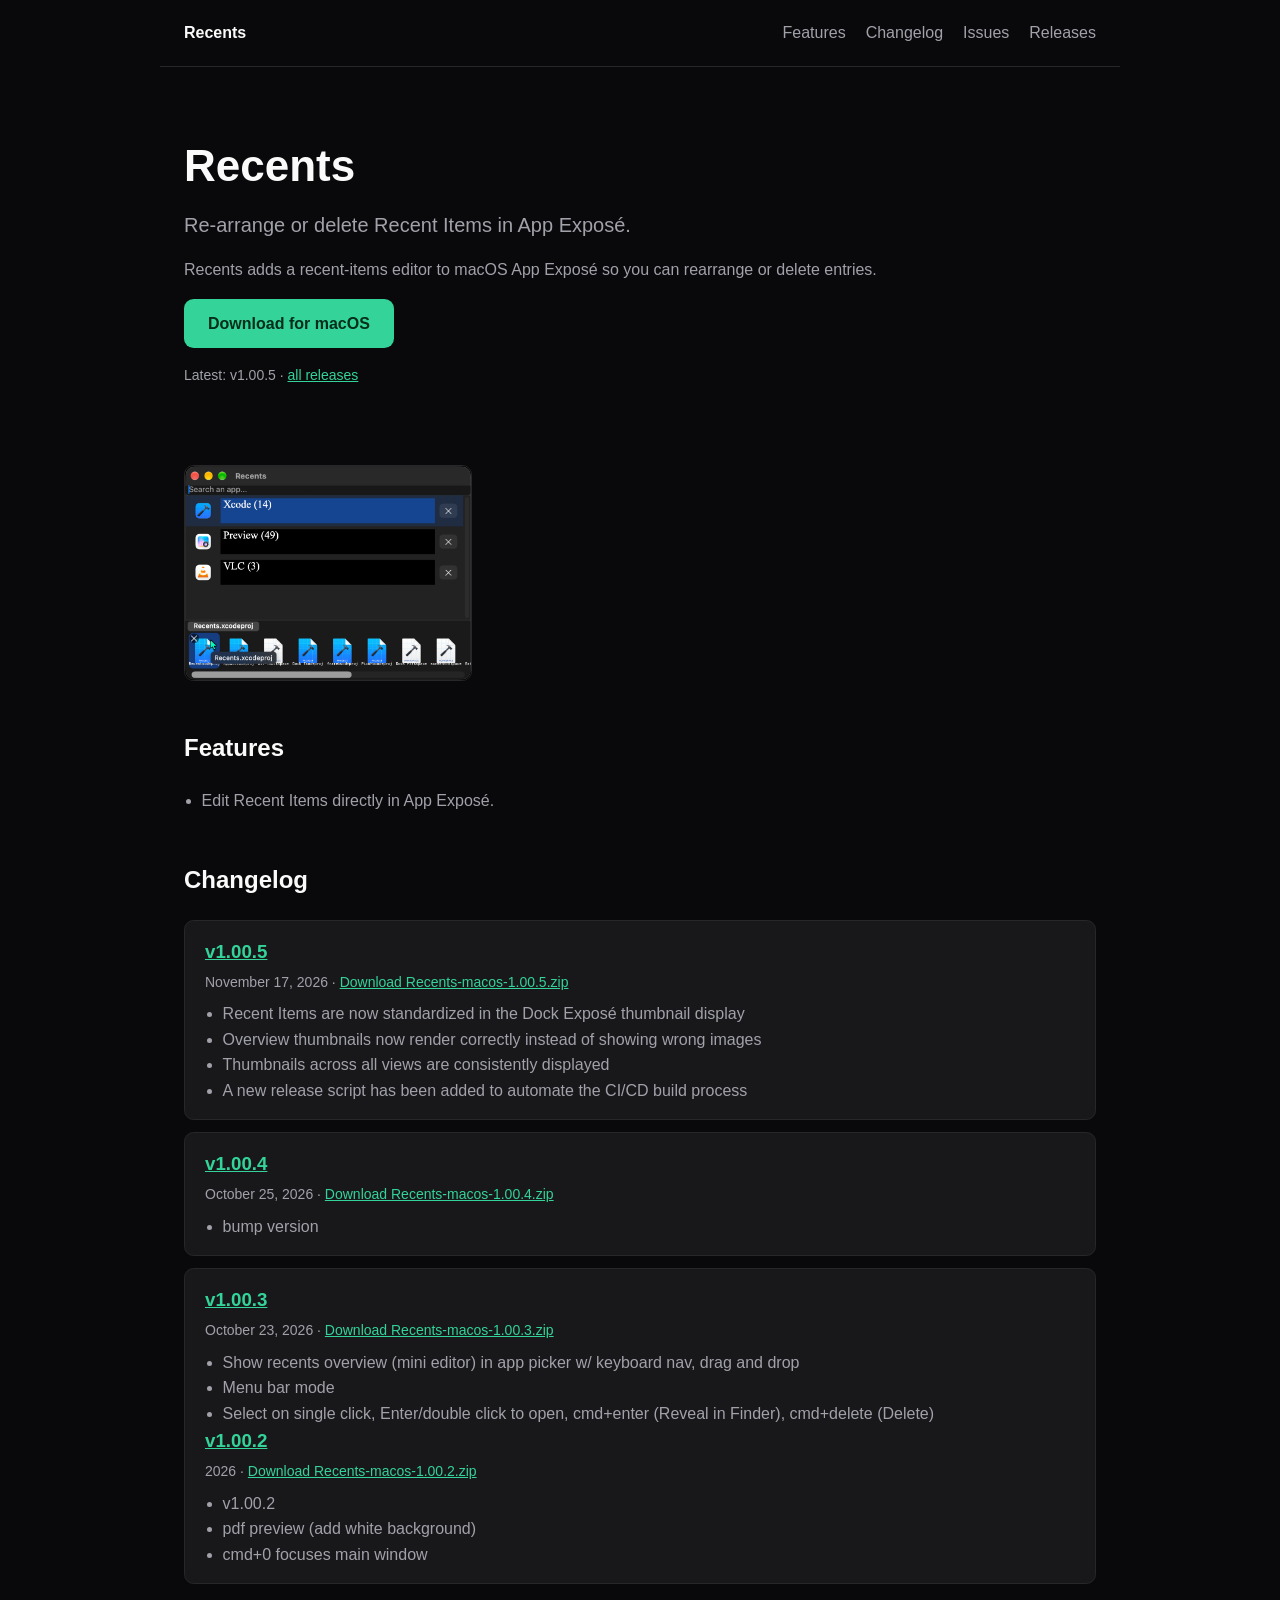
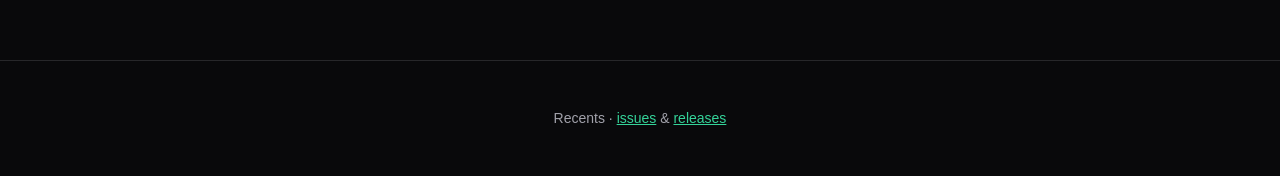
<file: index.html>
<!doctype html>
<html lang="en">
	<head>
		<meta charset="utf-8" />
		<meta name="viewport" content="width=device-width, initial-scale=1" />
		<title>
			Recents — Re-arrange or delete Recent Items in App Exposé.
		</title>
		<meta
			name="description"
			content="Recents adds a recent-items editor to macOS App Exposé so you can rearrange or delete entries."
		/>
		<link rel="icon" href="favicon.ico" />
		<link rel="stylesheet" href="style.css" />
	</head>
	<body>
		<header class="nav">
			<a class="brand" href="/">Recents</a>
			<nav>
				<a href="#features">Features</a>
				<a href="#changelog">Changelog</a>
				<a
					href="https://github.com/steventheworker/Recents-macos-home/issues"
					>Issues</a
				>
				<a
					href="https://github.com/steventheworker/Recents-macos-home/releases"
					>Releases</a
				>
			</nav>
		</header>

		<main>
			<section class="hero">
				<h1>Recents</h1>
				<p class="tagline">
					Re-arrange or delete Recent Items in App Exposé.
				</p>
				<p class="description">
					Recents adds a recent-items editor to macOS App Exposé so
					you can rearrange or delete entries.
				</p>
				<p>
					<a
						class="button"
						href="https://github.com/steventheworker/Recents-macos-home/releases/latest"
						>Download for macOS</a
					>
				</p>
				<p class="version">
					Latest: v1.00.5 ·
					<a
						href="https://github.com/steventheworker/Recents-macos-home/releases"
						>all releases</a
					>
				</p>
			</section>

			<section class="screenshots">
				<img
					src="screenshots/screenshot.png"
					alt="Recents screenshot"
					loading="lazy"
				/>
			</section>

			<section id="features">
				<h2>Features</h2>
				<ul class="features">
					<li>Edit Recent Items directly in App Exposé.</li>
				</ul>
			</section>

			<section id="changelog">
				<h2>Changelog</h2>
				<div class="releases">
					<!-- release-list -->
      <section class="release" data-version="1.00.5">
        <h3><a href="https://recents.netlify.app/changelog-sparkle/releases/v1.00.5/">v1.00.5</a></h3>
        <p class="release-date">November 17, 2026 · <a href="https://github.com/steventheworker/Recents-macos-home/releases/download/v1.00.5/Recents-macos-1.00.5.zip">Download Recents-macos-1.00.5.zip</a></p>
        <ul>
          <li>Recent Items are now standardized in the Dock Exposé thumbnail display</li>
          <li>Overview thumbnails now render correctly instead of showing wrong images</li>
          <li>Thumbnails across all views are consistently displayed</li>
          <li>A new release script has been added to automate the CI/CD build process</li>
        </ul>
      </section>
      <section class="release" data-version="1.00.4">
        <h3><a href="https://recents.netlify.app/changelog-sparkle/releases/v1.00.4/">v1.00.4</a></h3>
        <p class="release-date">October 25, 2026 · <a href="https://github.com/steventheworker/Recents-macos-home/releases/download/v1.00.4/Recents-macos-1.00.4.zip">Download Recents-macos-1.00.4.zip</a></p>
        <ul>
          <li>bump version</li>
        </ul>
      </section>
					<section class="release" data-version="1.00.3">
						<h3>
							<a
								href="https://recents.netlify.app/changelog-sparkle/releases/v1.00.3/"
								>v1.00.3</a
							>
						</h3>
						<p class="release-date">
							October 23, 2026 ·
							<a
								href="https://github.com/steventheworker/Recents-macos-home/releases/download/v1.00.3/Recents-macos-1.00.3.zip"
								>Download Recents-macos-1.00.3.zip</a
							>
						</p>
						<ul>
							<li>
								Show recents overview (mini editor) in app
								picker w/ keyboard nav, drag and drop
							</li>
							<li>Menu bar mode</li>
							<li>
								Select on single click, Enter/double click to
								open, cmd+enter (Reveal in Finder), cmd+delete
								(Delete)
							</li>
						</ul>
						<h3>
							<a
								href="https://recents.netlify.app/changelog-sparkle/releases/v1.00.2/"
								>v1.00.2</a
							>
						</h3>
						<p class="release-date">
							2026 ·
							<a
								href="https://github.com/steventheworker/Recents-macos-home/releases/download/v1.00.2/Recents-macos-1.00.2.zip"
								>Download Recents-macos-1.00.2.zip</a
							>
						</p>
						<ul>
							<li>v1.00.2</li>
							<li>pdf preview (add white background)</li>
							<li>cmd+0 focuses main window</li>
						</ul>
					</section>
				</div>
			</section>
		</main>

		<footer>
			<p>
				Recents ·
				<a
					href="https://github.com/steventheworker/Recents-macos-home/issues"
					>issues</a
				>
				&amp;
				<a
					href="https://github.com/steventheworker/Recents-macos-home/releases"
					>releases</a
				>
			</p>
		</footer>

		<script src="main.js"></script>
	</body>
</html>
</file>
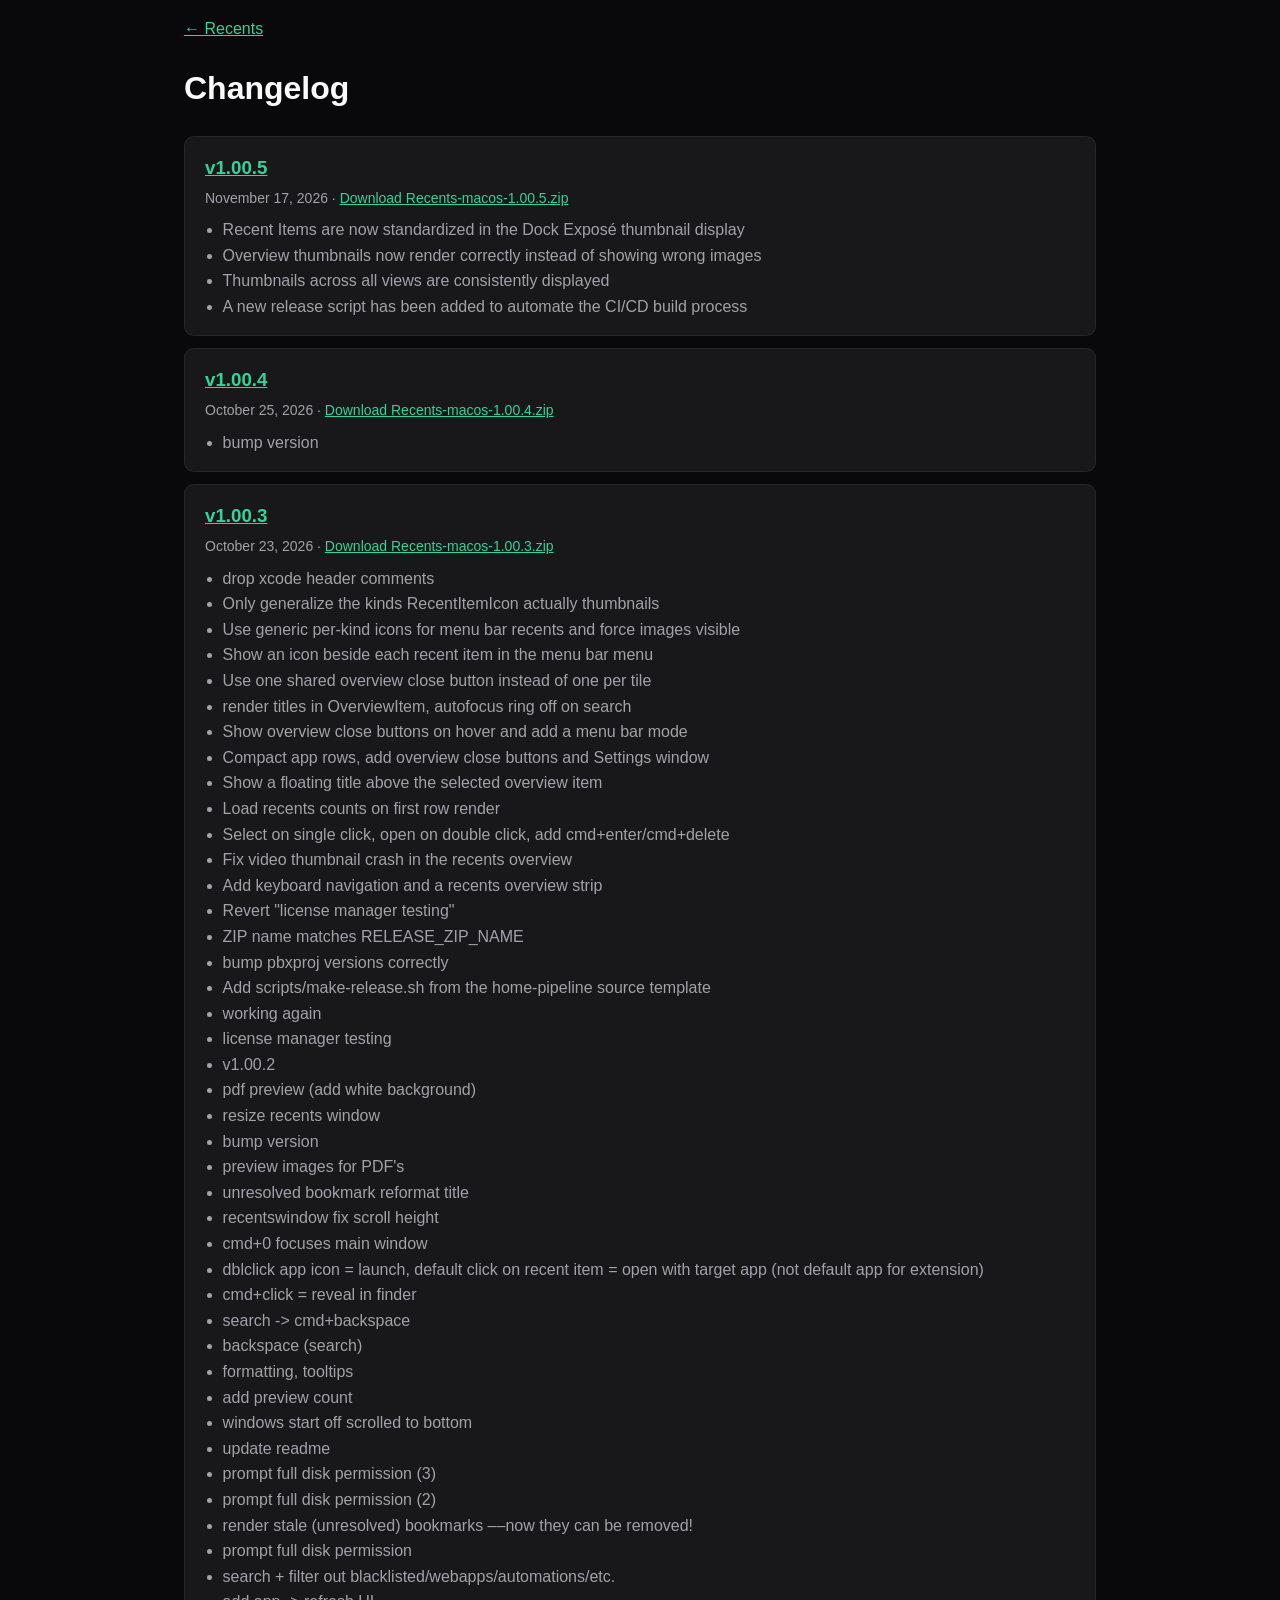
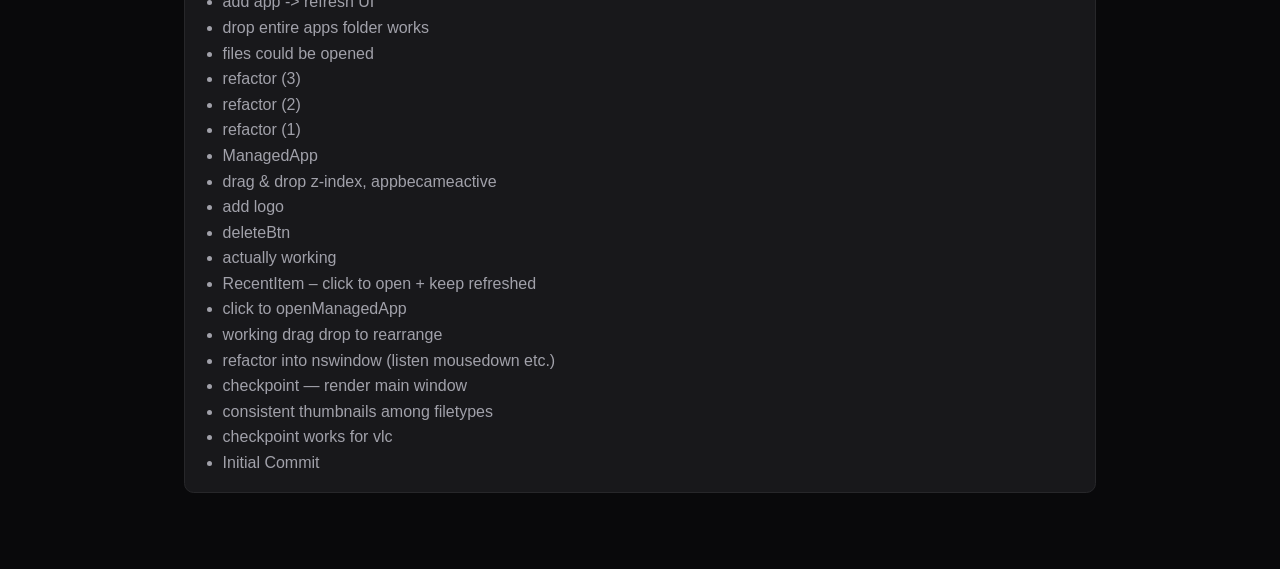
<file: changelog-sparkle/index.html>
<!doctype html>
<html lang="en">
	<head>
		<meta charset="utf-8" />
		<meta name="viewport" content="width=device-width, initial-scale=1" />
		<title>Recents changelog</title>
		<link rel="stylesheet" href="/style.css" />
	</head>
	<body>
		<main>
			<p class="back"><a href="/">&larr; Recents</a></p>
			<h1>Changelog</h1>
			<div class="releases">
				<!-- release-list -->
    <section class="release" data-version="1.00.5">
      <h3><a href="https://recents.netlify.app/changelog-sparkle/releases/v1.00.5/">v1.00.5</a></h3>
      <p class="release-date">November 17, 2026 · <a href="https://github.com/steventheworker/Recents-macos-home/releases/download/v1.00.5/Recents-macos-1.00.5.zip">Download Recents-macos-1.00.5.zip</a></p>
      <ul>
        <li>Recent Items are now standardized in the Dock Exposé thumbnail display</li>
        <li>Overview thumbnails now render correctly instead of showing wrong images</li>
        <li>Thumbnails across all views are consistently displayed</li>
        <li>A new release script has been added to automate the CI/CD build process</li>
      </ul>
    </section>
    <section class="release" data-version="1.00.4">
      <h3><a href="https://recents.netlify.app/changelog-sparkle/releases/v1.00.4/">v1.00.4</a></h3>
      <p class="release-date">October 25, 2026 · <a href="https://github.com/steventheworker/Recents-macos-home/releases/download/v1.00.4/Recents-macos-1.00.4.zip">Download Recents-macos-1.00.4.zip</a></p>
      <ul>
        <li>bump version</li>
      </ul>
    </section>
				<section class="release" data-version="1.00.3">
					<h3>
						<a
							href="https://recents.netlify.app/changelog-sparkle/releases/v1.00.3/"
							>v1.00.3</a
						>
					</h3>
					<p class="release-date">
						October 23, 2026 ·
						<a
							href="https://github.com/steventheworker/Recents-macos-home/releases/download/v1.00.3/Recents-macos-1.00.3.zip"
							>Download Recents-macos-1.00.3.zip</a
						>
					</p>
					<ul>
						<li>drop xcode header comments</li>
						<li>
							Only generalize the kinds RecentItemIcon actually
							thumbnails
						</li>
						<li>
							Use generic per-kind icons for menu bar recents and
							force images visible
						</li>
						<li>
							Show an icon beside each recent item in the menu bar
							menu
						</li>
						<li>
							Use one shared overview close button instead of one
							per tile
						</li>
						<li>
							render titles in OverviewItem, autofocus ring off on
							search
						</li>
						<li>
							Show overview close buttons on hover and add a menu
							bar mode
						</li>
						<li>
							Compact app rows, add overview close buttons and
							Settings window
						</li>
						<li>
							Show a floating title above the selected overview
							item
						</li>
						<li>Load recents counts on first row render</li>
						<li>
							Select on single click, open on double click, add
							cmd+enter/cmd+delete
						</li>
						<li>
							Fix video thumbnail crash in the recents overview
						</li>
						<li>
							Add keyboard navigation and a recents overview strip
						</li>
						<li>Revert &quot;license manager testing&quot;</li>
						<li>ZIP name matches RELEASE_ZIP_NAME</li>
						<li>bump pbxproj versions correctly</li>
						<li>
							Add scripts/make-release.sh from the home-pipeline
							source template
						</li>
						<li>working again</li>
						<li>license manager testing</li>
						<li>v1.00.2</li>
						<li>pdf preview (add white background)</li>
						<li>resize recents window</li>
						<li>bump version</li>
						<li>preview images for PDF&#x27;s</li>
						<li>unresolved bookmark reformat title</li>
						<li>recentswindow fix scroll height</li>
						<li>cmd+0 focuses main window</li>
						<li>
							dblclick app icon = launch, default click on recent
							item = open with target app (not default app for
							extension)
						</li>
						<li>cmd+click = reveal in finder</li>
						<li>search -&gt; cmd+backspace</li>
						<li>backspace (search)</li>
						<li>formatting, tooltips</li>
						<li>add preview count</li>
						<li>windows start off scrolled to bottom</li>
						<li>update readme</li>
						<li>prompt full disk permission (3)</li>
						<li>prompt full disk permission (2)</li>
						<li>
							render stale (unresolved) bookmarks ––now they can
							be removed!
						</li>
						<li>prompt full disk permission</li>
						<li>
							search + filter out
							blacklisted/webapps/automations/etc.
						</li>
						<li>add app -&gt; refresh UI</li>
						<li>drop entire apps folder works</li>
						<li>files could be opened</li>
						<li>refactor (3)</li>
						<li>refactor (2)</li>
						<li>refactor (1)</li>
						<li>ManagedApp</li>
						<li>drag &amp; drop z-index, appbecameactive</li>
						<li>add logo</li>
						<li>deleteBtn</li>
						<li>actually working</li>
						<li>RecentItem – click to open + keep refreshed</li>
						<li>click to openManagedApp</li>
						<li>working drag drop to rearrange</li>
						<li>refactor into nswindow (listen mousedown etc.)</li>
						<li>checkpoint — render main window</li>
						<li>consistent thumbnails among filetypes</li>
						<li>checkpoint works for vlc</li>
						<li>Initial Commit</li>
					</ul>
				</section>
			</div>
		</main>
	</body>
</html>
</file>
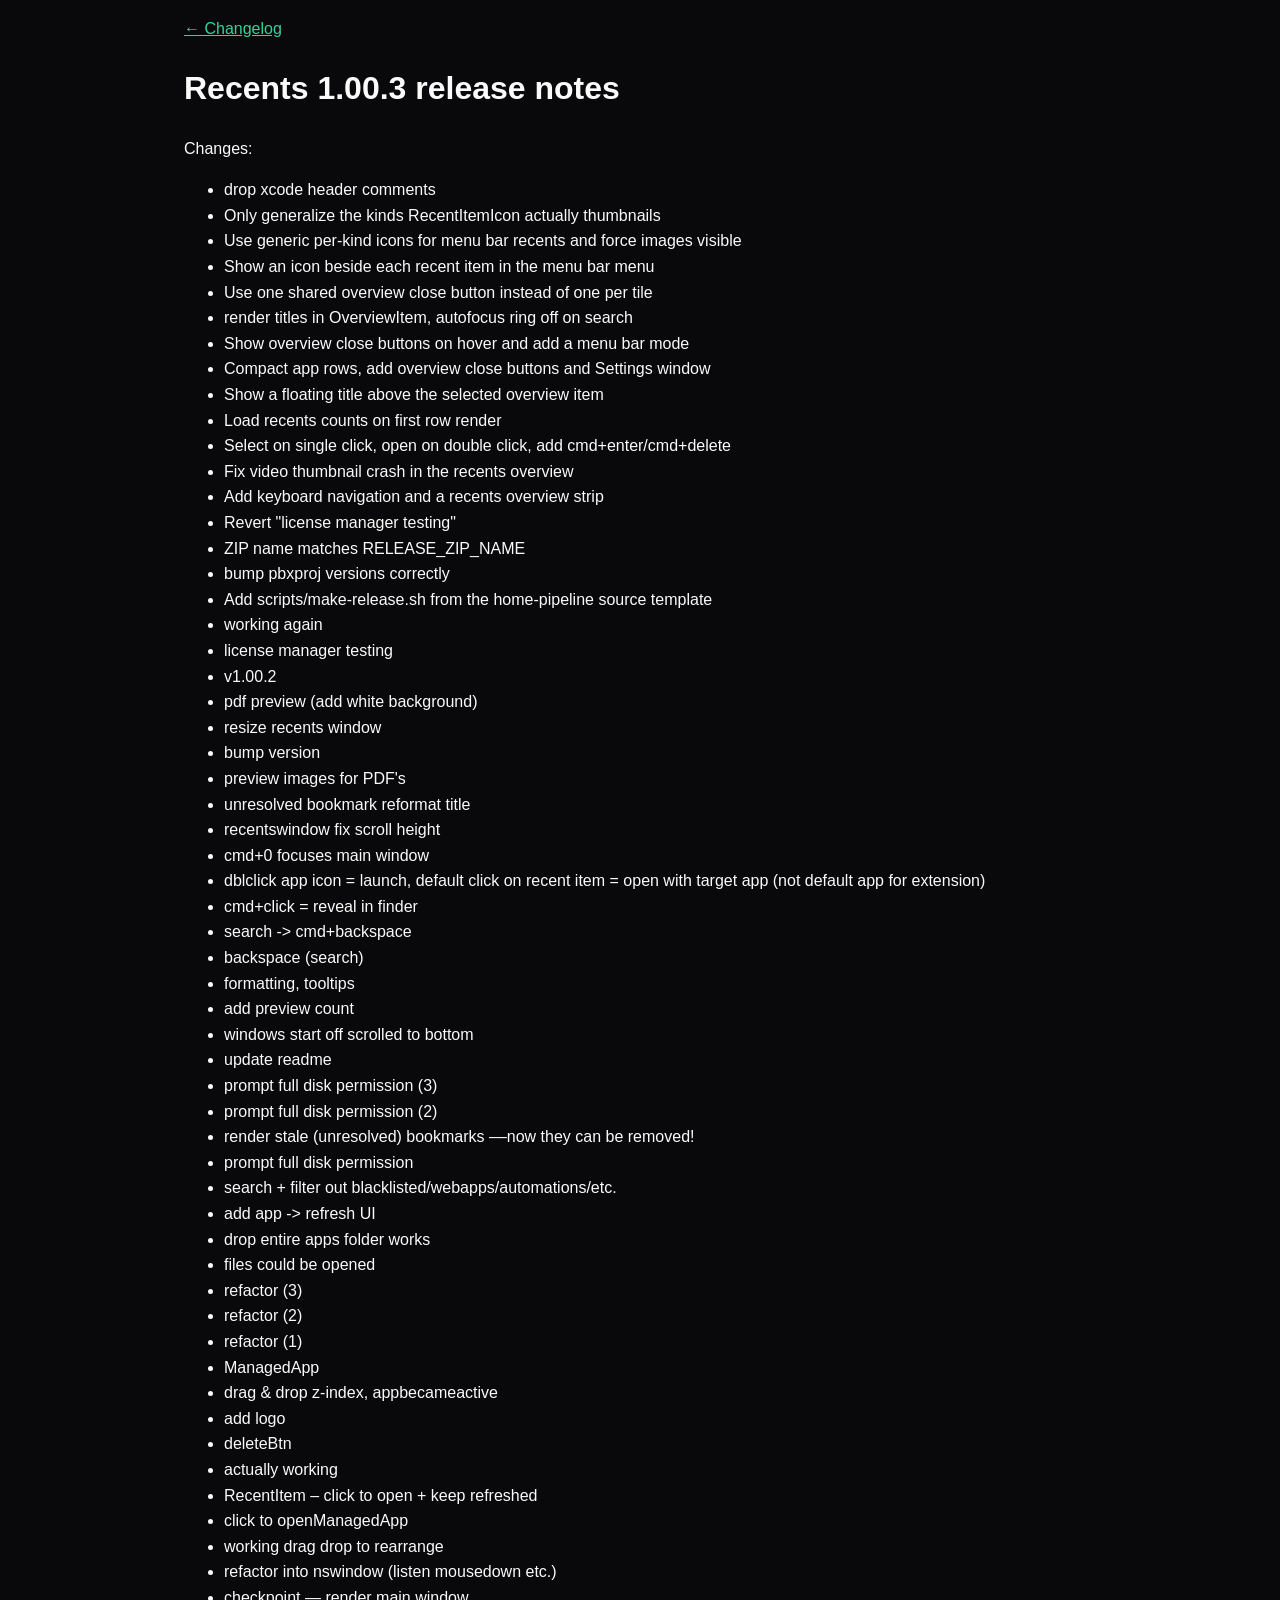
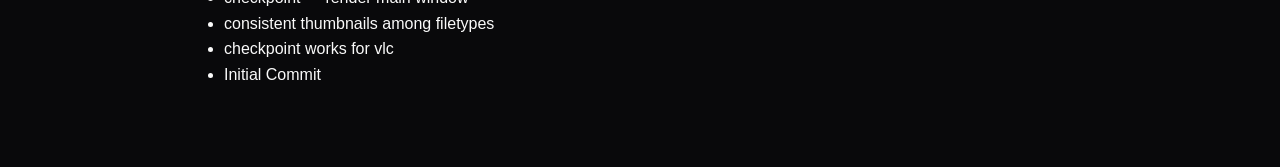
<file: changelog-sparkle/releases/v1.00.3/index.html>
<!doctype html>
<html lang="en">
<head>
  <meta charset="utf-8" />
  <meta name="viewport" content="width=device-width,initial-scale=1" />
  <title>Recents 1.00.3 release notes</title>
  <link rel="stylesheet" href="/style.css" />
</head>
<body>
  <main>
    <p class="back"><a href="/changelog-sparkle">&larr; Changelog</a></p>
    <h1>Recents 1.00.3 release notes</h1>
    <p>Changes:</p>
    <ul>
        <li>drop xcode header comments</li>
        <li>Only generalize the kinds RecentItemIcon actually thumbnails</li>
        <li>Use generic per-kind icons for menu bar recents and force images visible</li>
        <li>Show an icon beside each recent item in the menu bar menu</li>
        <li>Use one shared overview close button instead of one per tile</li>
        <li>render titles in OverviewItem, autofocus ring off on search</li>
        <li>Show overview close buttons on hover and add a menu bar mode</li>
        <li>Compact app rows, add overview close buttons and Settings window</li>
        <li>Show a floating title above the selected overview item</li>
        <li>Load recents counts on first row render</li>
        <li>Select on single click, open on double click, add cmd+enter/cmd+delete</li>
        <li>Fix video thumbnail crash in the recents overview</li>
        <li>Add keyboard navigation and a recents overview strip</li>
        <li>Revert &quot;license manager testing&quot;</li>
        <li>ZIP name matches RELEASE_ZIP_NAME</li>
        <li>bump pbxproj versions correctly</li>
        <li>Add scripts/make-release.sh from the home-pipeline source template</li>
        <li>working again</li>
        <li>license manager testing</li>
        <li>v1.00.2</li>
        <li>pdf preview (add white background)</li>
        <li>resize recents window</li>
        <li>bump version</li>
        <li>preview images for PDF&#x27;s</li>
        <li>unresolved bookmark reformat title</li>
        <li>recentswindow fix scroll height</li>
        <li>cmd+0 focuses main window</li>
        <li>dblclick app icon = launch, default click on recent item = open with target app (not default app for extension)</li>
        <li>cmd+click = reveal in finder</li>
        <li>search -&gt; cmd+backspace</li>
        <li>backspace (search)</li>
        <li>formatting, tooltips</li>
        <li>add preview count</li>
        <li>windows start off scrolled to bottom</li>
        <li>update readme</li>
        <li>prompt full disk permission (3)</li>
        <li>prompt full disk permission (2)</li>
        <li>render stale (unresolved) bookmarks ––now they can be removed!</li>
        <li>prompt full disk permission</li>
        <li>search + filter out blacklisted/webapps/automations/etc.</li>
        <li>add app -&gt; refresh UI</li>
        <li>drop entire apps folder works</li>
        <li>files could be opened</li>
        <li>refactor (3)</li>
        <li>refactor (2)</li>
        <li>refactor (1)</li>
        <li>ManagedApp</li>
        <li>drag &amp; drop z-index, appbecameactive</li>
        <li>add logo</li>
        <li>deleteBtn</li>
        <li>actually working</li>
        <li>RecentItem – click to open + keep refreshed</li>
        <li>click to openManagedApp</li>
        <li>working drag drop to rearrange</li>
        <li>refactor into nswindow (listen mousedown etc.)</li>
        <li>checkpoint — render main window</li>
        <li>consistent thumbnails among filetypes</li>
        <li>checkpoint works for vlc</li>
        <li>Initial Commit</li>
    </ul>
  </main>
</body>
</html>
</file>
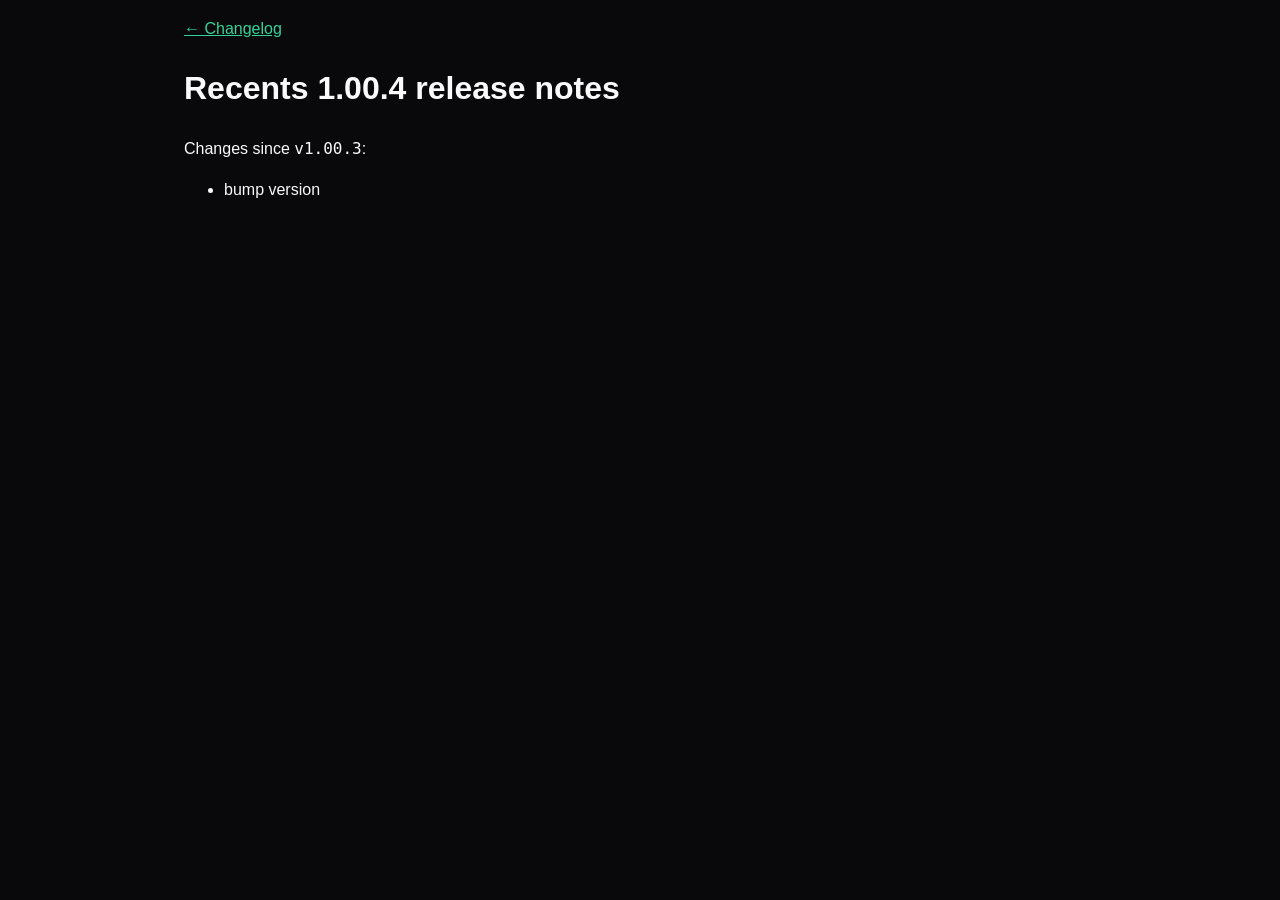
<file: changelog-sparkle/releases/v1.00.4/index.html>
<!doctype html>
<html lang="en">
<head>
  <meta charset="utf-8" />
  <meta name="viewport" content="width=device-width,initial-scale=1" />
  <title>Recents 1.00.4 release notes</title>
  <link rel="stylesheet" href="/style.css" />
</head>
<body>
  <main>
    <p class="back"><a href="/changelog-sparkle">&larr; Changelog</a></p>
    <h1>Recents 1.00.4 release notes</h1>
    <p>Changes since <code>v1.00.3</code>:</p>
    <ul>
        <li>bump version</li>
    </ul>
  </main>
</body>
</html>
</file>
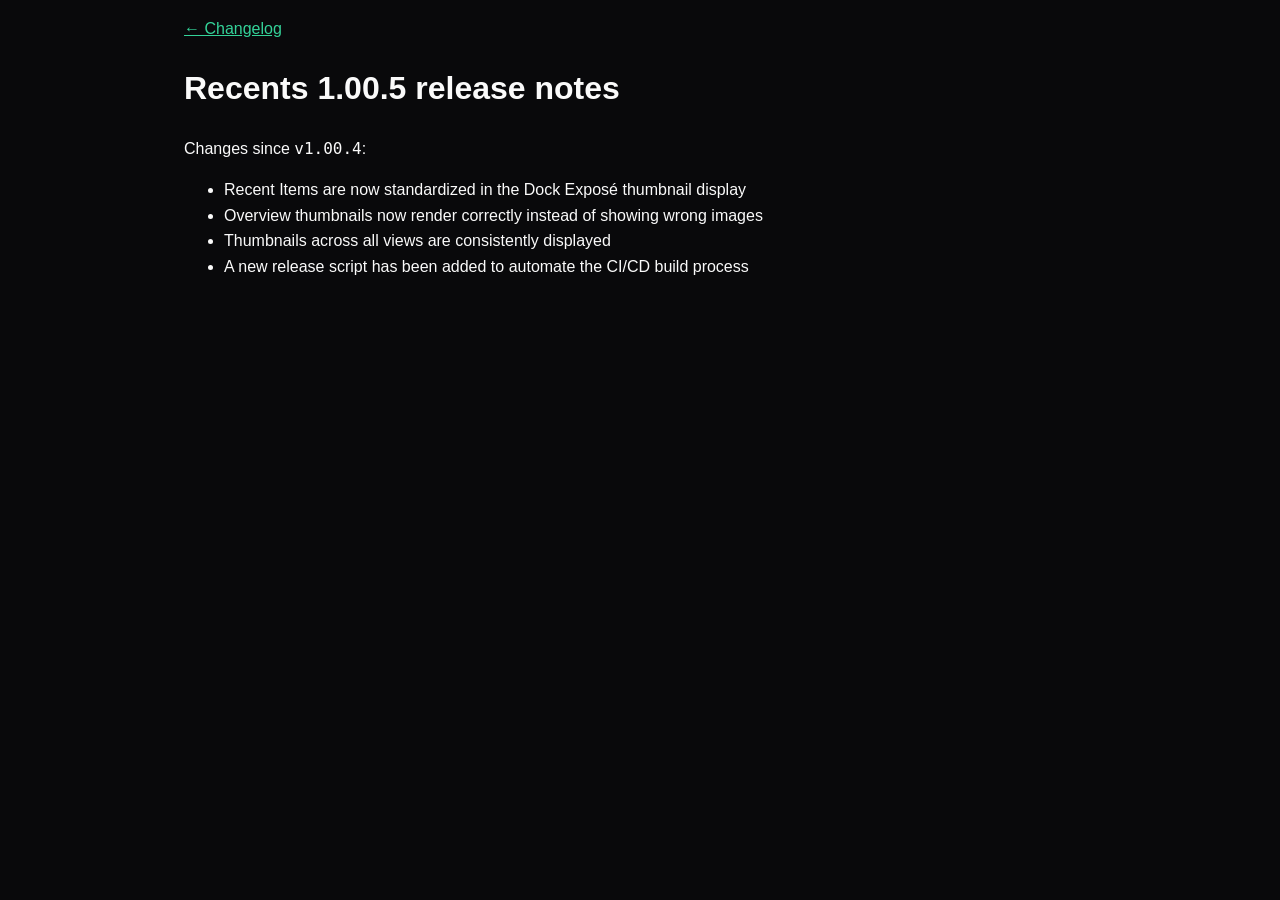
<file: changelog-sparkle/releases/v1.00.5/index.html>
<!doctype html>
<html lang="en">
<head>
  <meta charset="utf-8" />
  <meta name="viewport" content="width=device-width,initial-scale=1" />
  <title>Recents 1.00.5 release notes</title>
  <link rel="stylesheet" href="/style.css" />
</head>
<body>
  <main>
    <p class="back"><a href="/changelog-sparkle">&larr; Changelog</a></p>
    <h1>Recents 1.00.5 release notes</h1>
    <p>Changes since <code>v1.00.4</code>:</p>
    <ul>
        <li>Recent Items are now standardized in the Dock Exposé thumbnail display</li>
        <li>Overview thumbnails now render correctly instead of showing wrong images</li>
        <li>Thumbnails across all views are consistently displayed</li>
        <li>A new release script has been added to automate the CI/CD build process</li>
    </ul>
  </main>
</body>
</html>
</file>
<file: style.css>
:root {
  --bg: #09090b;
  --panel: #18181b;
  --border: #27272a;
  --text: #fafafa;
  --muted: #a1a1aa;
  --accent: #34d399;
}

* { box-sizing: border-box; }

body {
  margin: 0;
  background: var(--bg);
  color: var(--text);
  font: 16px/1.6 -apple-system, BlinkMacSystemFont, "Segoe UI", Roboto, sans-serif;
}

a { color: var(--accent); }

.nav {
  display: flex;
  align-items: center;
  justify-content: space-between;
  max-width: 60rem;
  margin: 0 auto;
  padding: 1.25rem 1.5rem;
  border-bottom: 1px solid var(--border);
}

.brand { font-weight: 700; text-decoration: none; color: var(--text); }
.nav nav { display: flex; gap: 1.25rem; }
.nav nav a { color: var(--muted); text-decoration: none; }
.nav nav a:hover { color: var(--text); }

main { max-width: 60rem; margin: 0 auto; padding: 0 1.5rem 4rem; }

.hero { padding: 4rem 0 2rem; }
.hero h1 { font-size: 2.75rem; margin: 0 0 0.5rem; }
.tagline { font-size: 1.25rem; color: var(--muted); margin: 0 0 0.5rem; }
.description { max-width: 44rem; color: var(--muted); }
.version { color: var(--muted); font-size: 0.875rem; }

.button {
  display: inline-block;
  background: var(--accent);
  color: #052e1a;
  font-weight: 600;
  padding: 0.75rem 1.5rem;
  border-radius: 0.6rem;
  text-decoration: none;
}

.screenshots { display: flex; flex-wrap: wrap; gap: 0.75rem; margin: 2rem 0; }
.screenshots img { width: 18rem; max-width: 100%; border: 1px solid var(--border); border-radius: 0.6rem; }

section h2 { margin-top: 3rem; }
.features { padding-left: 1.1rem; color: var(--muted); }

.release {
  border: 1px solid var(--border);
  background: var(--panel);
  border-radius: 0.6rem;
  padding: 1rem 1.25rem;
  margin-bottom: 0.75rem;
}
.release h3 { margin: 0 0 0.25rem; }
.release-date { color: var(--muted); font-size: 0.875rem; margin: 0 0 0.5rem; }
.release ul { margin: 0; padding-left: 1.1rem; color: var(--muted); }

footer {
  border-top: 1px solid var(--border);
  text-align: center;
  color: var(--muted);
  font-size: 0.875rem;
  padding: 2rem 1rem;
}
</file>
